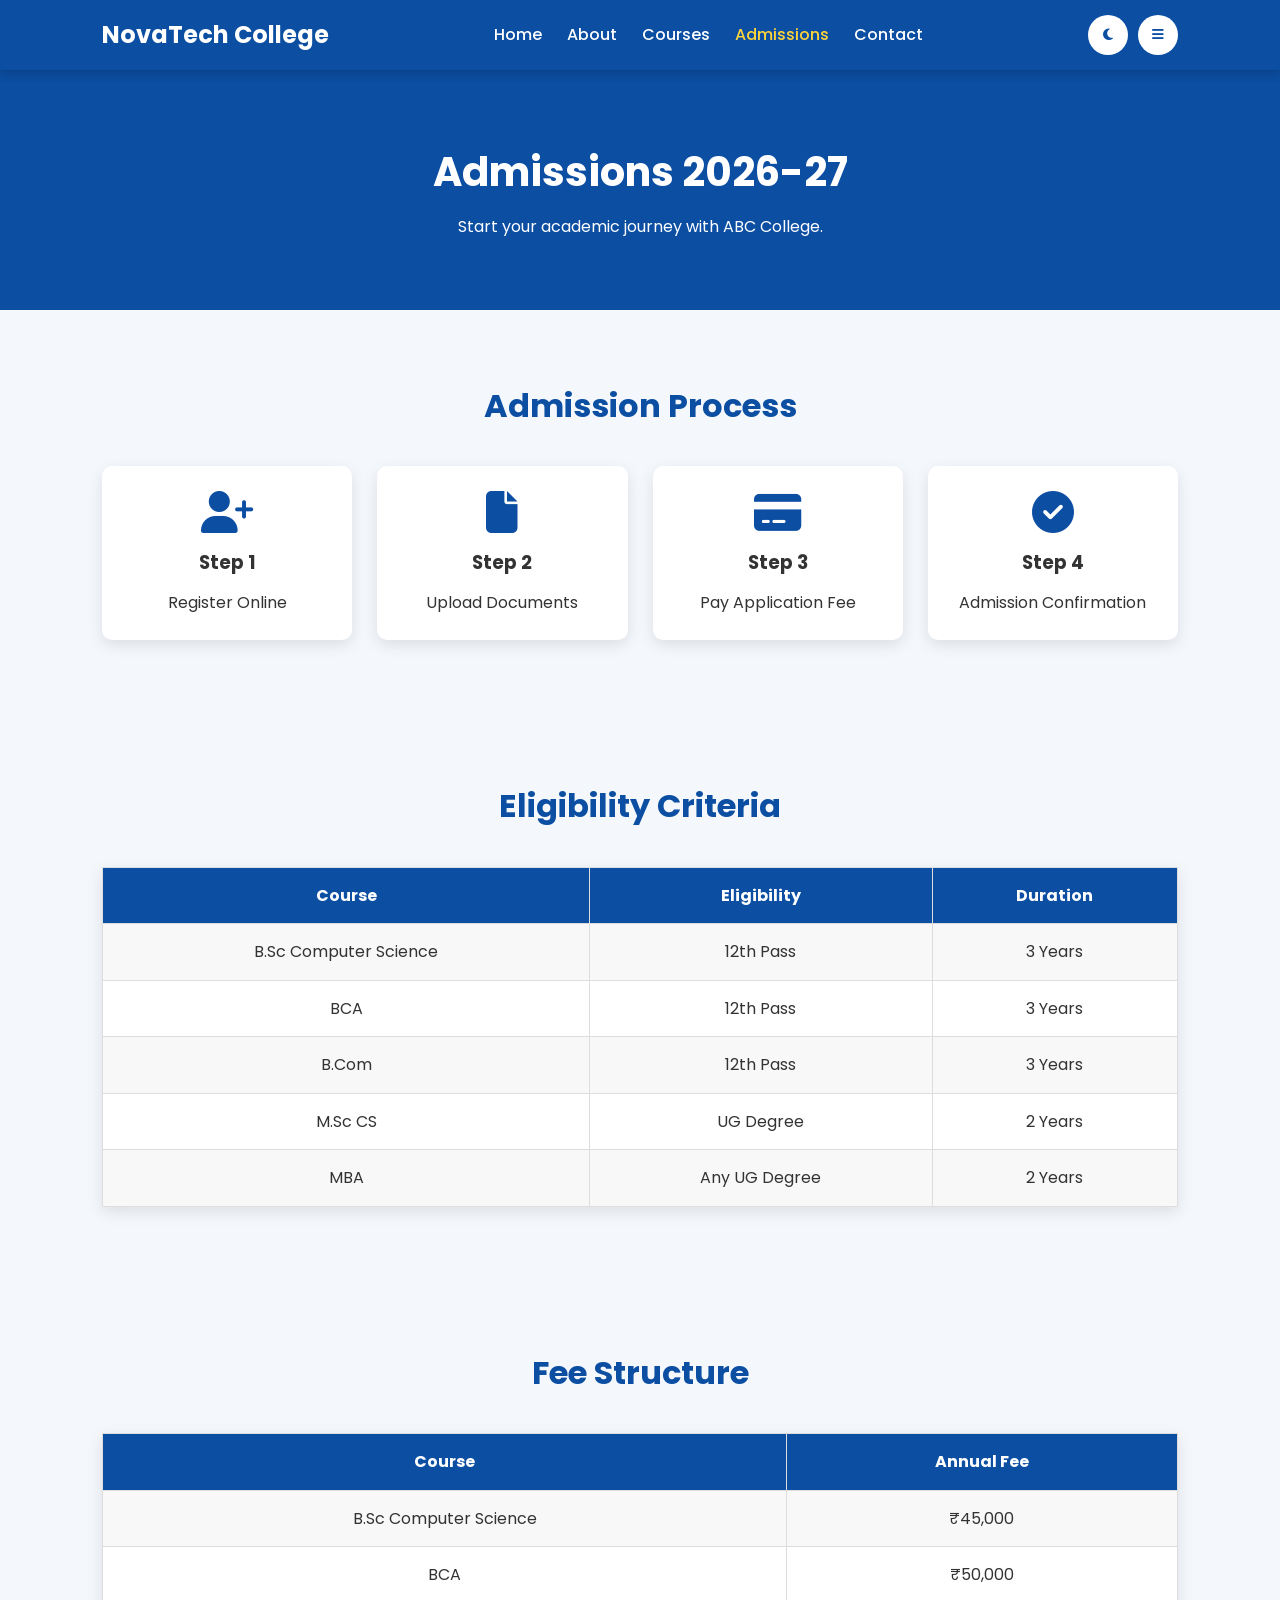
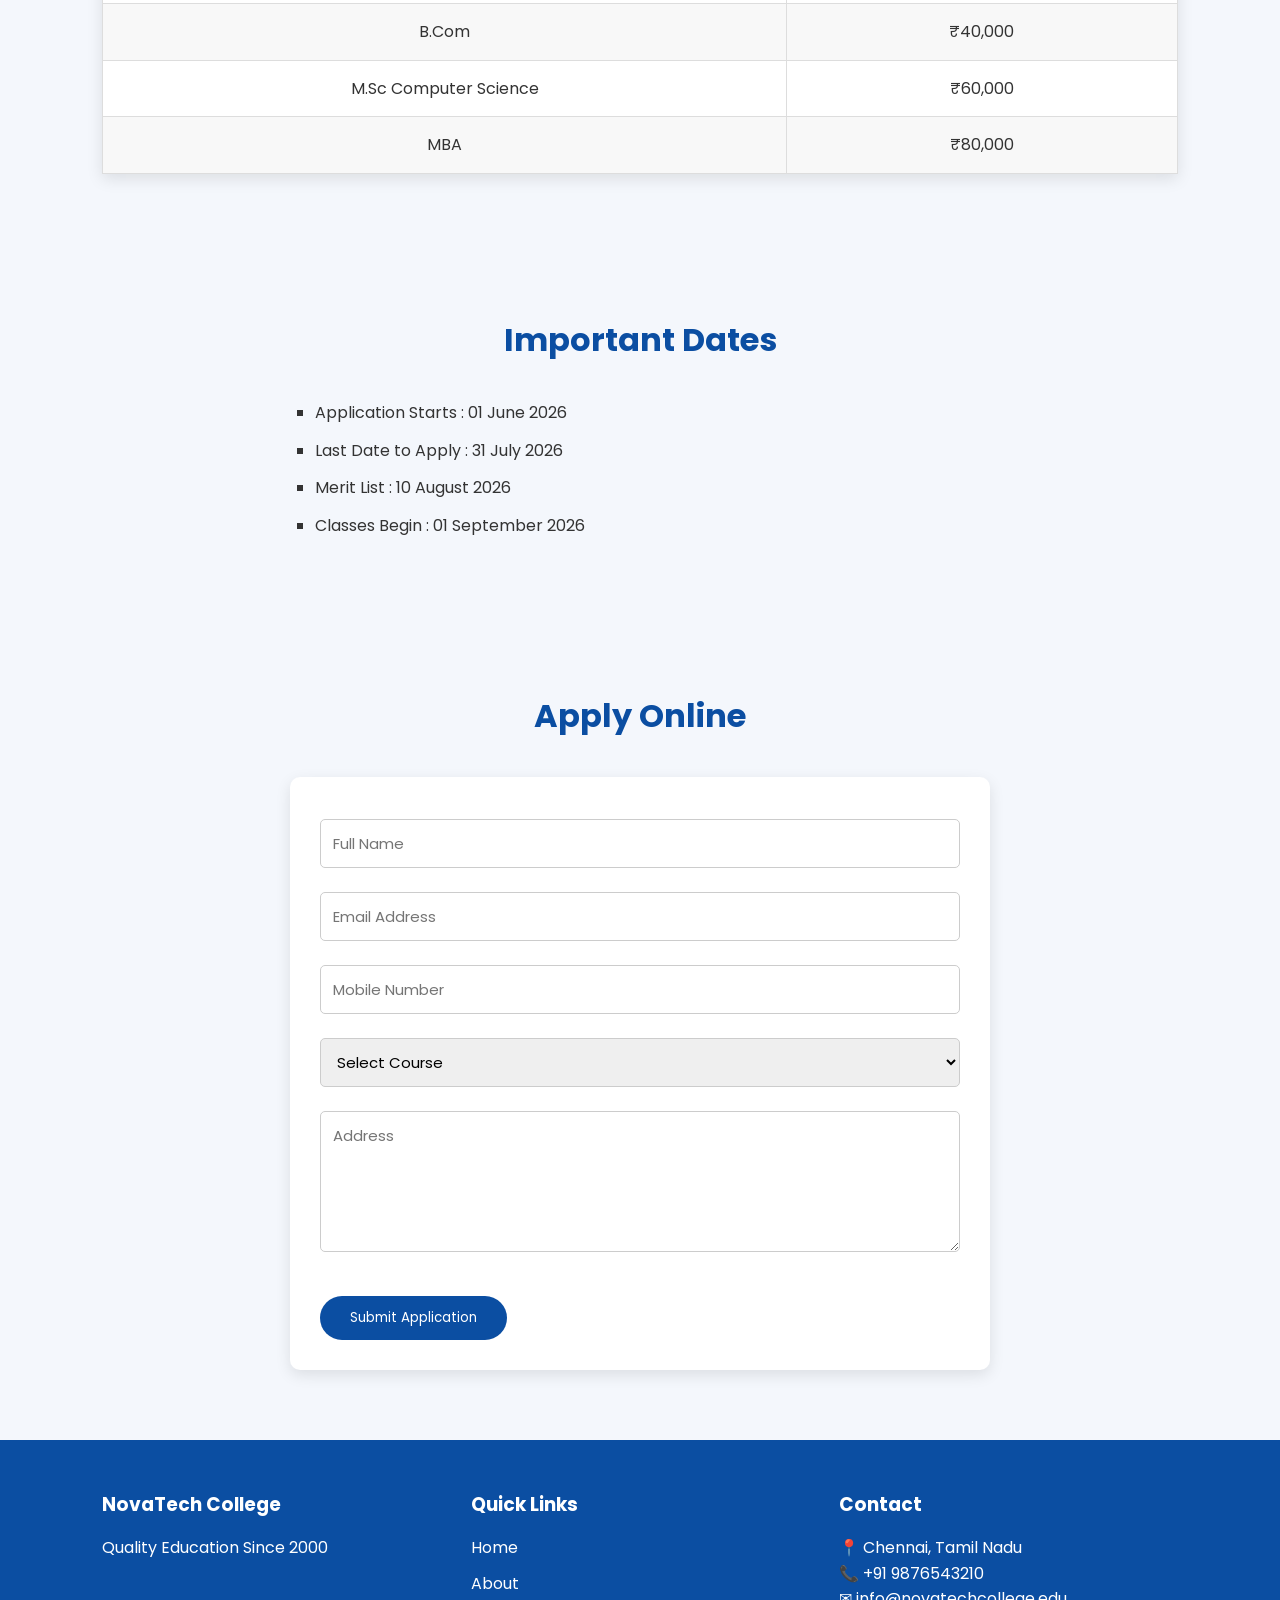
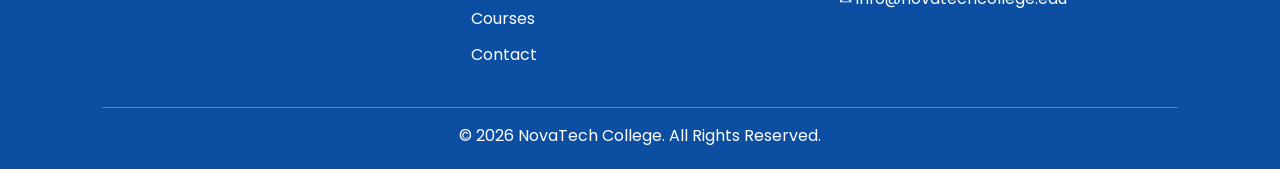
<file: admissions.html>
<!DOCTYPE html>
<html lang="en">
<head>
    <meta charset="UTF-8">
    <meta name="viewport" content="width=device-width, initial-scale=1.0">
    <title>NovaTech College | Admissions</title>

    <link rel="stylesheet" href="style.css">

    <link rel="stylesheet"
    href="https://cdnjs.cloudflare.com/ajax/libs/font-awesome/6.5.1/css/all.min.css">
</head>

<body>

<!-- Header -->

<header>

    <div class="logo">
        <h2>NovaTech College</h2>
    </div>

    <nav>
        <ul id="menu">
            <li><a href="index.html">Home</a></li>
            <li><a href="about.html">About</a></li>
            <li><a href="courses.html">Courses</a></li>
            <li><a href="admissions.html" class="active">Admissions</a></li>
            <li><a href="contact.html">Contact</a></li>
        </ul>
    </nav>

    <div class="icons">

        <button id="darkBtn">
            <i class="fa-solid fa-moon"></i>
        </button>

        <button id="menuBtn">
            <i class="fa-solid fa-bars"></i>
        </button>

    </div>

</header>

<!-- Banner -->

<section class="page-banner">

    <h1>Admissions 2026-27</h1>

    <p>Start your academic journey with ABC College.</p>

</section>

<!-- Admission Process -->

<section class="admission-process">

    <h2>Admission Process</h2>

    <div class="cards">

        <div class="card">
            <i class="fa-solid fa-user-plus"></i>
            <h3>Step 1</h3>
            <p>Register Online</p>
        </div>

        <div class="card">
            <i class="fa-solid fa-file"></i>
            <h3>Step 2</h3>
            <p>Upload Documents</p>
        </div>

        <div class="card">
            <i class="fa-solid fa-credit-card"></i>
            <h3>Step 3</h3>
            <p>Pay Application Fee</p>
        </div>

        <div class="card">
            <i class="fa-solid fa-circle-check"></i>
            <h3>Step 4</h3>
            <p>Admission Confirmation</p>
        </div>

    </div>

</section>

<!-- Eligibility -->

<section class="departments">

    <h2>Eligibility Criteria</h2>

    <table>

        <tr>
            <th>Course</th>
            <th>Eligibility</th>
            <th>Duration</th>
        </tr>

        <tr>
            <td>B.Sc Computer Science</td>
            <td>12th Pass</td>
            <td>3 Years</td>
        </tr>

        <tr>
            <td>BCA</td>
            <td>12th Pass</td>
            <td>3 Years</td>
        </tr>

        <tr>
            <td>B.Com</td>
            <td>12th Pass</td>
            <td>3 Years</td>
        </tr>

        <tr>
            <td>M.Sc CS</td>
            <td>UG Degree</td>
            <td>2 Years</td>
        </tr>

        <tr>
            <td>MBA</td>
            <td>Any UG Degree</td>
            <td>2 Years</td>
        </tr>

    </table>

</section>

<!-- Fee Structure -->

<section class="departments">

    <h2>Fee Structure</h2>

    <table>

        <tr>
            <th>Course</th>
            <th>Annual Fee</th>
        </tr>

        <tr>
            <td>B.Sc Computer Science</td>
            <td>₹45,000</td>
        </tr>

        <tr>
            <td>BCA</td>
            <td>₹50,000</td>
        </tr>

        <tr>
            <td>B.Com</td>
            <td>₹40,000</td>
        </tr>

        <tr>
            <td>M.Sc Computer Science</td>
            <td>₹60,000</td>
        </tr>

        <tr>
            <td>MBA</td>
            <td>₹80,000</td>
        </tr>

    </table>

</section>

<!-- Important Dates -->

<section class="news">

    <h2>Important Dates</h2>

    <ul>

        <li>Application Starts : 01 June 2026</li>

        <li>Last Date to Apply : 31 July 2026</li>

        <li>Merit List : 10 August 2026</li>

        <li>Classes Begin : 01 September 2026</li>

    </ul>

</section>

<!-- Admission Form -->

<section class="contact-form">

    <h2>Apply Online</h2>

    <form id="admissionForm">

        <input type="text" placeholder="Full Name" required>

        <input type="email" placeholder="Email Address" required>

        <input type="tel" placeholder="Mobile Number" required>

        <select required>

            <option value="">Select Course</option>

            <option>B.Sc Computer Science</option>

            <option>BCA</option>

            <option>B.Com</option>

            <option>M.Sc Computer Science</option>

            <option>MBA</option>

        </select>

        <textarea rows="5" placeholder="Address"></textarea>

        <button type="submit" class="btn">

            Submit Application

        </button>

    </form>

</section>

<!-- Footer -->

<footer>

<div class="footer-content">

<div>

<h3>NovaTech College</h3>

<p>Quality Education Since 2000</p>

</div>

<div>

<h3>Quick Links</h3>

<ul>

<li><a href="index.html">Home</a></li>

<li><a href="about.html">About</a></li>

<li><a href="courses.html">Courses</a></li>

<li><a href="contact.html">Contact</a></li>

</ul>

</div>

<div>

<h3>Contact</h3>

<p>📍 Chennai, Tamil Nadu</p>

<p>📞 +91 9876543210</p>

<p>✉ info@novatechcollege.edu</p>

</div>

</div>

<p class="copy">

© 2026 NovaTech College. All Rights Reserved.

</p>

</footer>

<button id="topBtn">

<i class="fa-solid fa-arrow-up"></i>

</button>

<script src="script.js"></script>

</body>
</html>
</file>
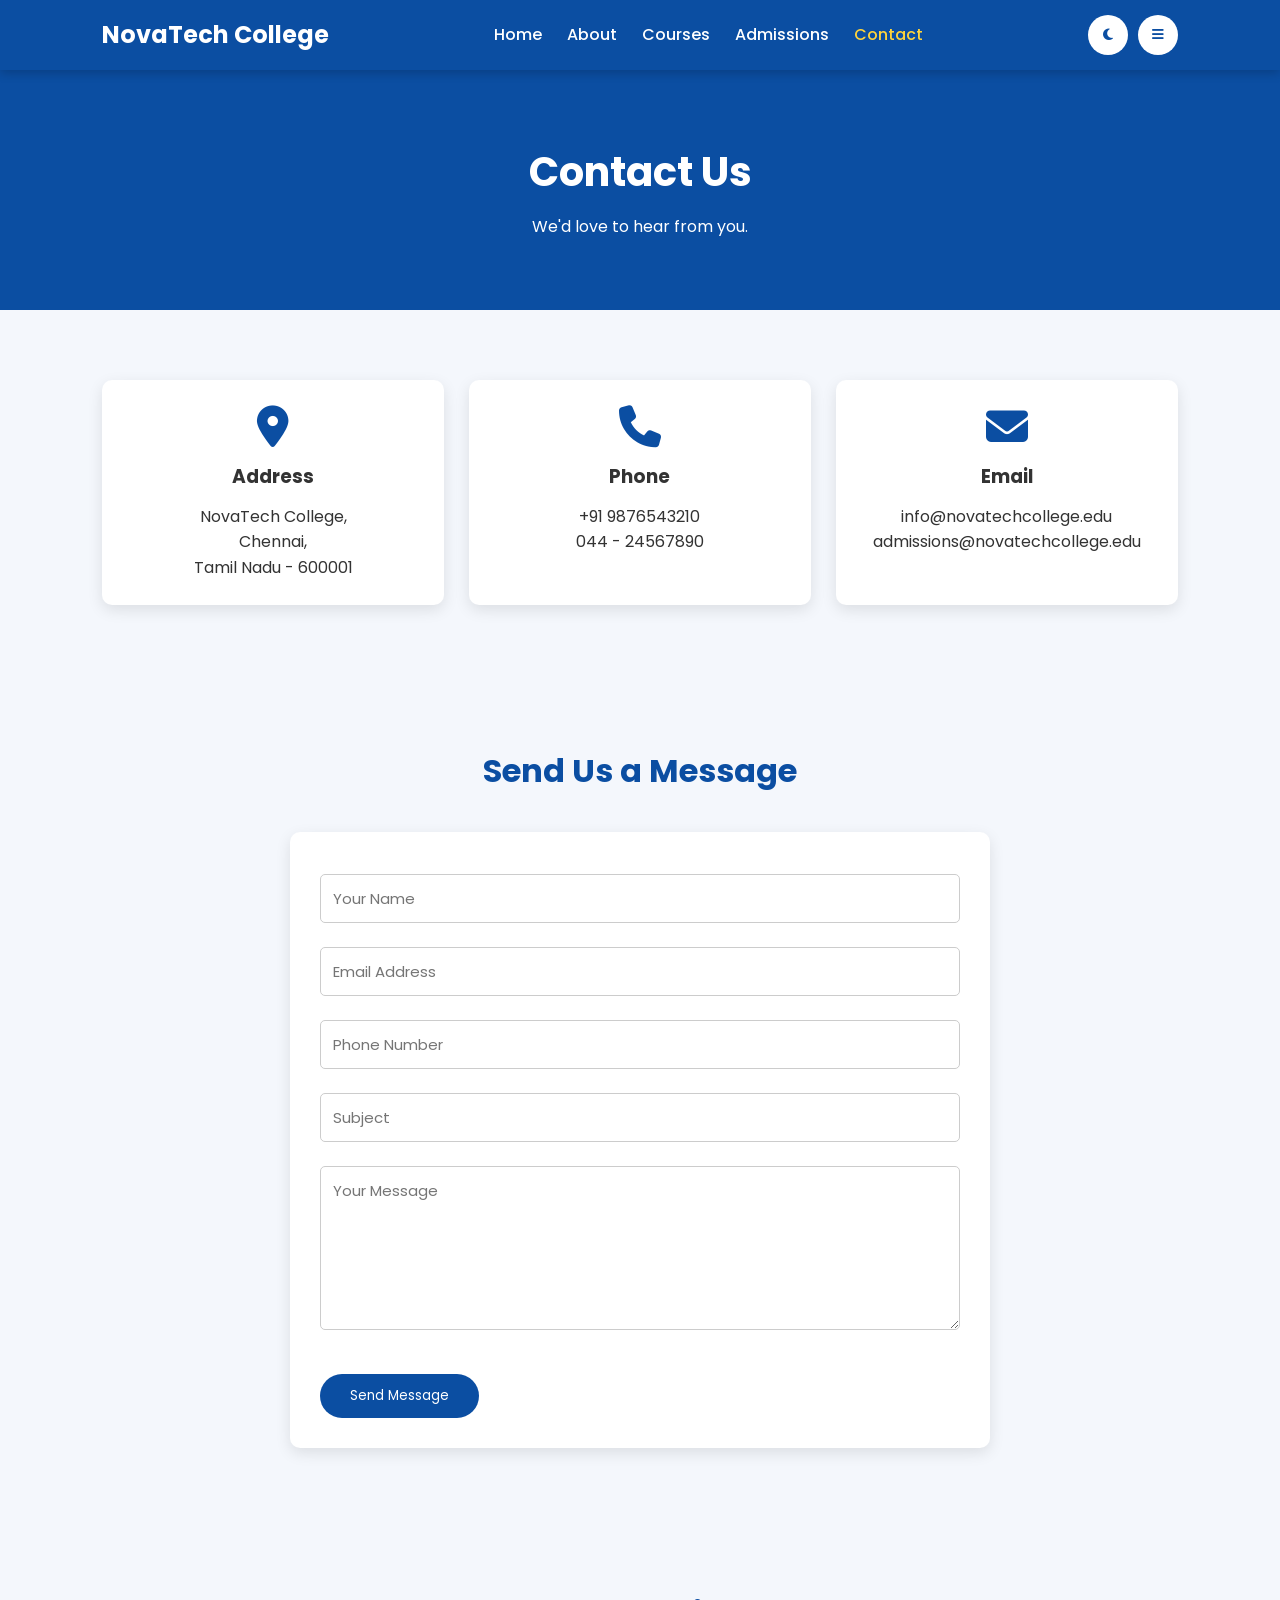
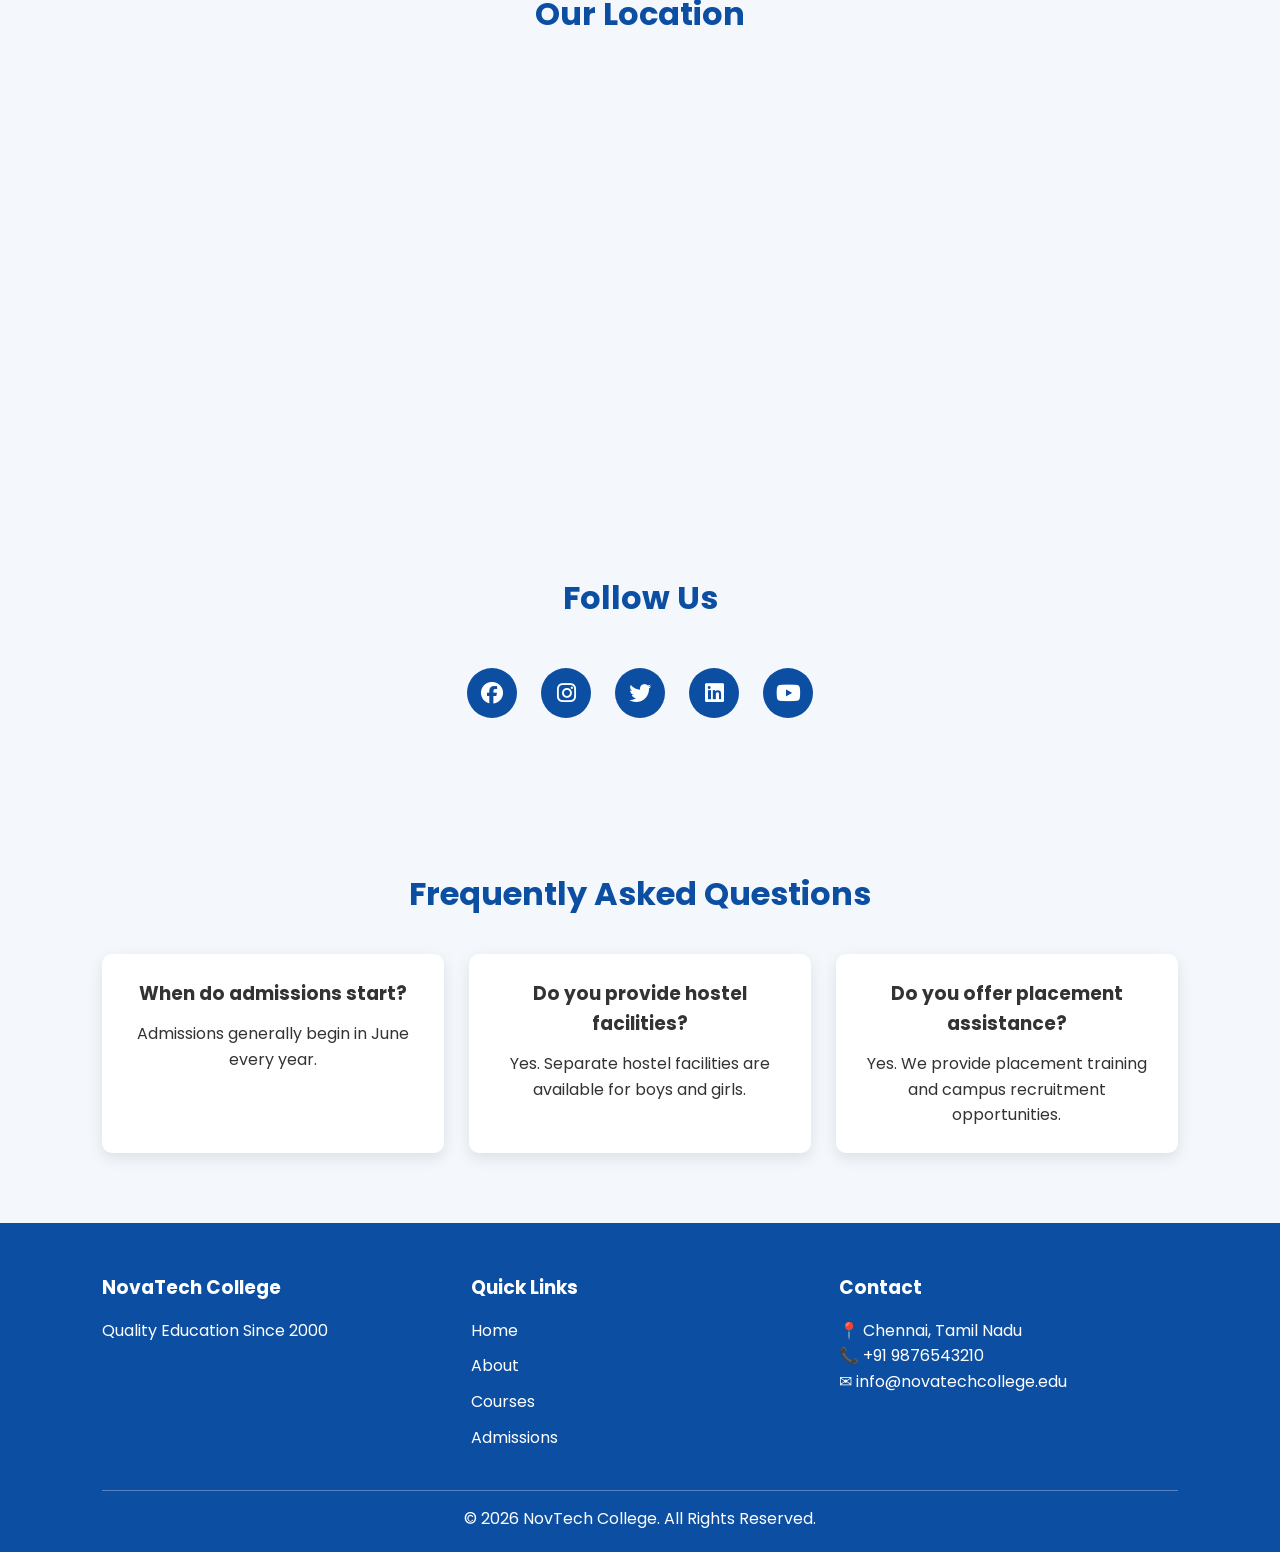
<file: contact.html>
<!DOCTYPE html>
<html lang="en">
<head>
    <meta charset="UTF-8">
    <meta name="viewport" content="width=device-width, initial-scale=1.0">
    <title>NovaTech College | Contact</title>

    <link rel="stylesheet" href="style.css">

    <!-- Font Awesome -->
    <link rel="stylesheet"
    href="https://cdnjs.cloudflare.com/ajax/libs/font-awesome/6.5.1/css/all.min.css">
</head>
<body>

<!-- ================= HEADER ================= -->

<header>

    <div class="logo">
        <h2>NovaTech College</h2>
    </div>

    <nav>
        <ul id="menu">

            <li><a href="index.html">Home</a></li>

            <li><a href="about.html">About</a></li>

            <li><a href="courses.html">Courses</a></li>

            <li><a href="admissions.html">Admissions</a></li>

            <li><a href="contact.html" class="active">Contact</a></li>

        </ul>
    </nav>

    <div class="icons">

        <button id="darkBtn">
            <i class="fa-solid fa-moon"></i>
        </button>

        <button id="menuBtn">
            <i class="fa-solid fa-bars"></i>
        </button>

    </div>

</header>

<!-- ================= PAGE BANNER ================= -->

<section class="page-banner">

    <h1>Contact Us</h1>

    <p>We'd love to hear from you.</p>

</section>

<!-- ================= CONTACT DETAILS ================= -->

<section class="contact-details">

    <div class="cards">

        <div class="card">

            <i class="fa-solid fa-location-dot"></i>

            <h3>Address</h3>

            <p>
                NovaTech College,<br>
                Chennai,<br>
                Tamil Nadu - 600001
            </p>

        </div>

        <div class="card">

            <i class="fa-solid fa-phone"></i>

            <h3>Phone</h3>

            <p>+91 9876543210</p>

            <p>044 - 24567890</p>

        </div>

        <div class="card">

            <i class="fa-solid fa-envelope"></i>

            <h3>Email</h3>

            <p>info@novatechcollege.edu</p>

            <p>admissions@novatechcollege.edu</p>

        </div>

    </div>

</section>

<!-- ================= CONTACT FORM ================= -->

<section class="contact-form">

    <h2>Send Us a Message</h2>

    <form id="contactForm">

        <input
        type="text"
        placeholder="Your Name"
        required>

        <input
        type="email"
        placeholder="Email Address"
        required>

        <input
        type="tel"
        placeholder="Phone Number"
        required>

        <input
        type="text"
        placeholder="Subject"
        required>

        <textarea
        rows="6"
        placeholder="Your Message"
        required></textarea>

        <button
        type="submit"
        class="btn">

        Send Message

        </button>

    </form>

</section>

<!-- ================= MAP ================= -->

<section class="map">

    <h2>Our Location</h2>

    <iframe
    src="https://www.google.com/maps?q=Chennai&output=embed"
    width="100%"
    height="350"
    style="border:0;"
    allowfullscreen=""
    loading="lazy">

    </iframe>

</section>

<!-- ================= SOCIAL ================= -->

<section class="social">

<h2>Follow Us</h2>

<div class="social-icons">

<a href="#"><i class="fab fa-facebook"></i></a>

<a href="#"><i class="fab fa-instagram"></i></a>

<a href="#"><i class="fab fa-twitter"></i></a>

<a href="#"><i class="fab fa-linkedin"></i></a>

<a href="#"><i class="fab fa-youtube"></i></a>

</div>

</section>

<!-- ================= FAQ ================= -->

<section class="faq">

<h2>Frequently Asked Questions</h2>

<div class="cards">

<div class="card">

<h3>When do admissions start?</h3>

<p>

Admissions generally begin in June every year.

</p>

</div>

<div class="card">

<h3>Do you provide hostel facilities?</h3>

<p>

Yes. Separate hostel facilities are available for boys and girls.

</p>

</div>

<div class="card">

<h3>Do you offer placement assistance?</h3>

<p>

Yes. We provide placement training and campus recruitment opportunities.

</p>

</div>

</div>

</section>

<!-- ================= FOOTER ================= -->

<footer>

<div class="footer-content">

<div>

<h3>NovaTech College</h3>

<p>

Quality Education Since 2000

</p>

</div>

<div>

<h3>Quick Links</h3>

<ul>

<li><a href="index.html">Home</a></li>

<li><a href="about.html">About</a></li>

<li><a href="courses.html">Courses</a></li>

<li><a href="admissions.html">Admissions</a></li>

</ul>

</div>

<div>

<h3>Contact</h3>

<p>📍 Chennai, Tamil Nadu</p>

<p>📞 +91 9876543210</p>

<p>✉ info@novatechcollege.edu</p>

</div>

</div>

<p class="copy">

© 2026 NovTech College. All Rights Reserved.

</p>

</footer>

<!-- Scroll Button -->

<button id="topBtn">

<i class="fa-solid fa-arrow-up"></i>

</button>

<script src="script.js"></script>

</body>
</html>
</file>
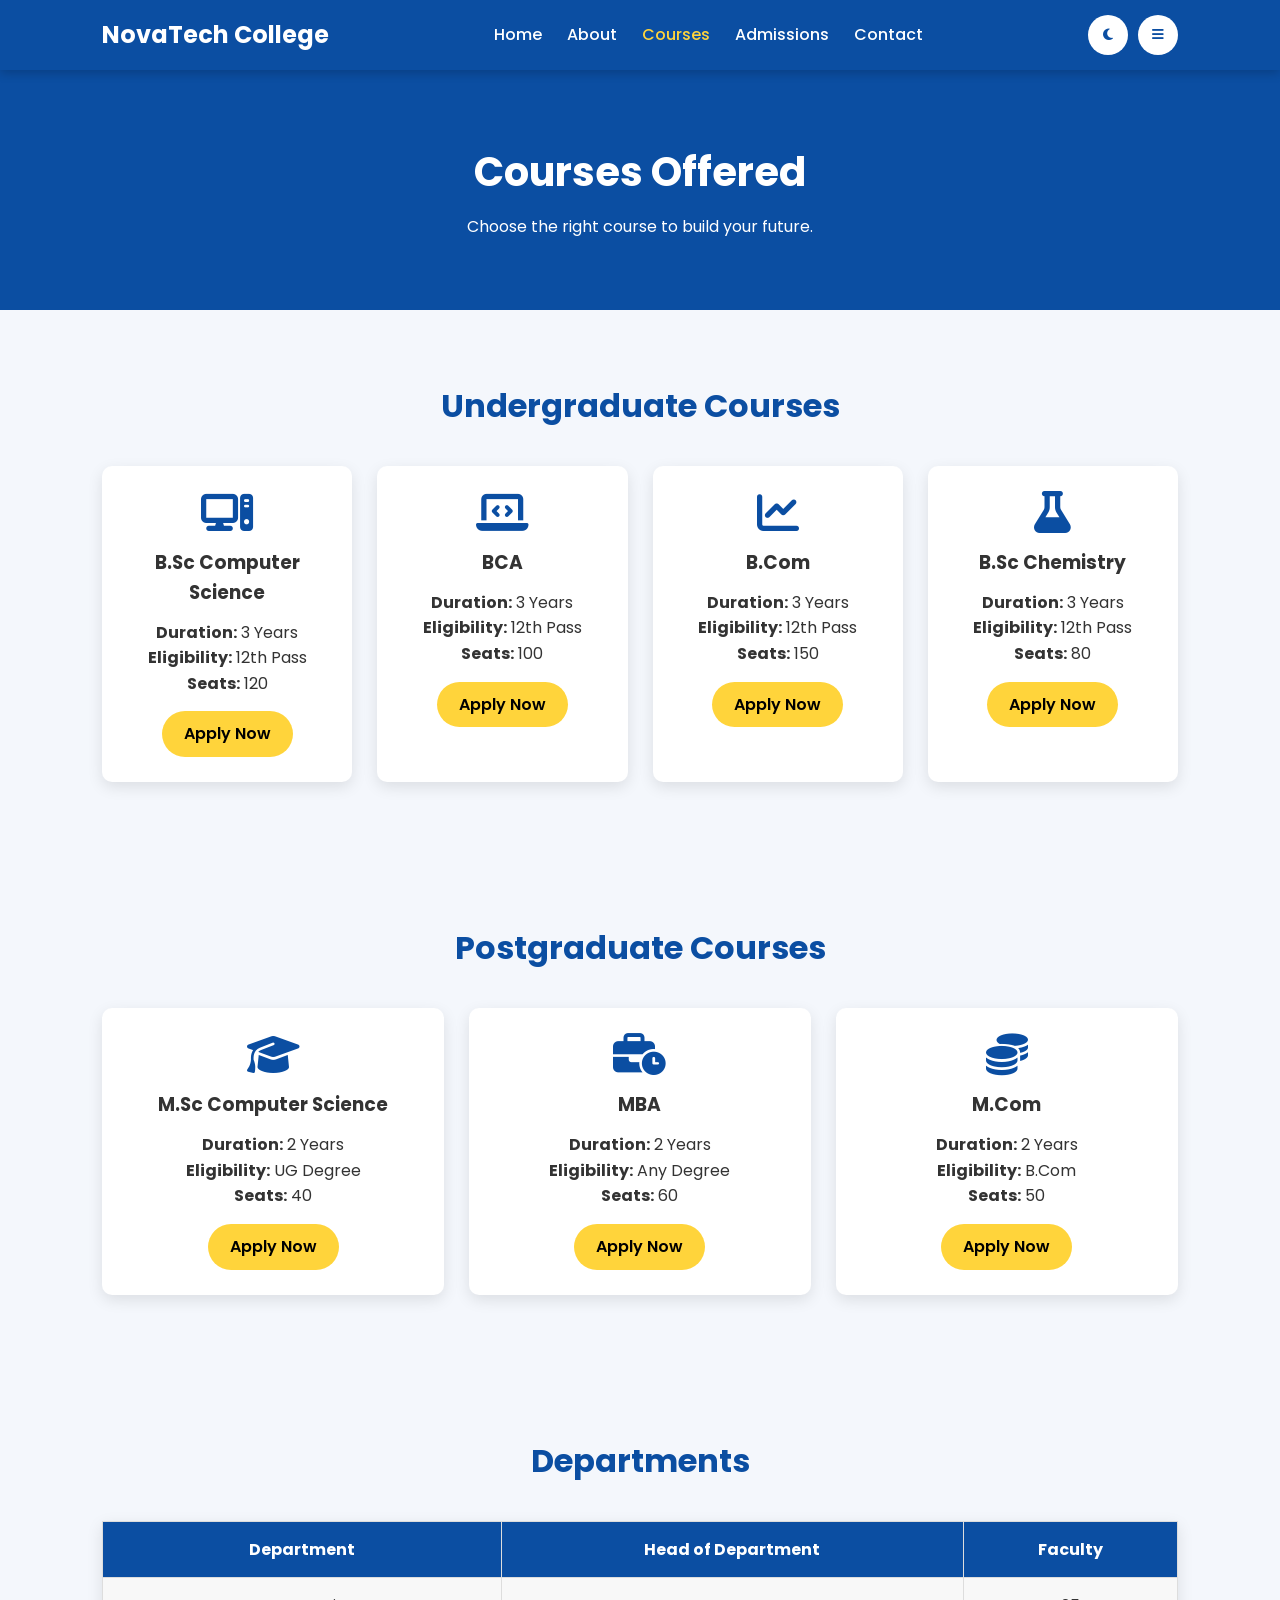
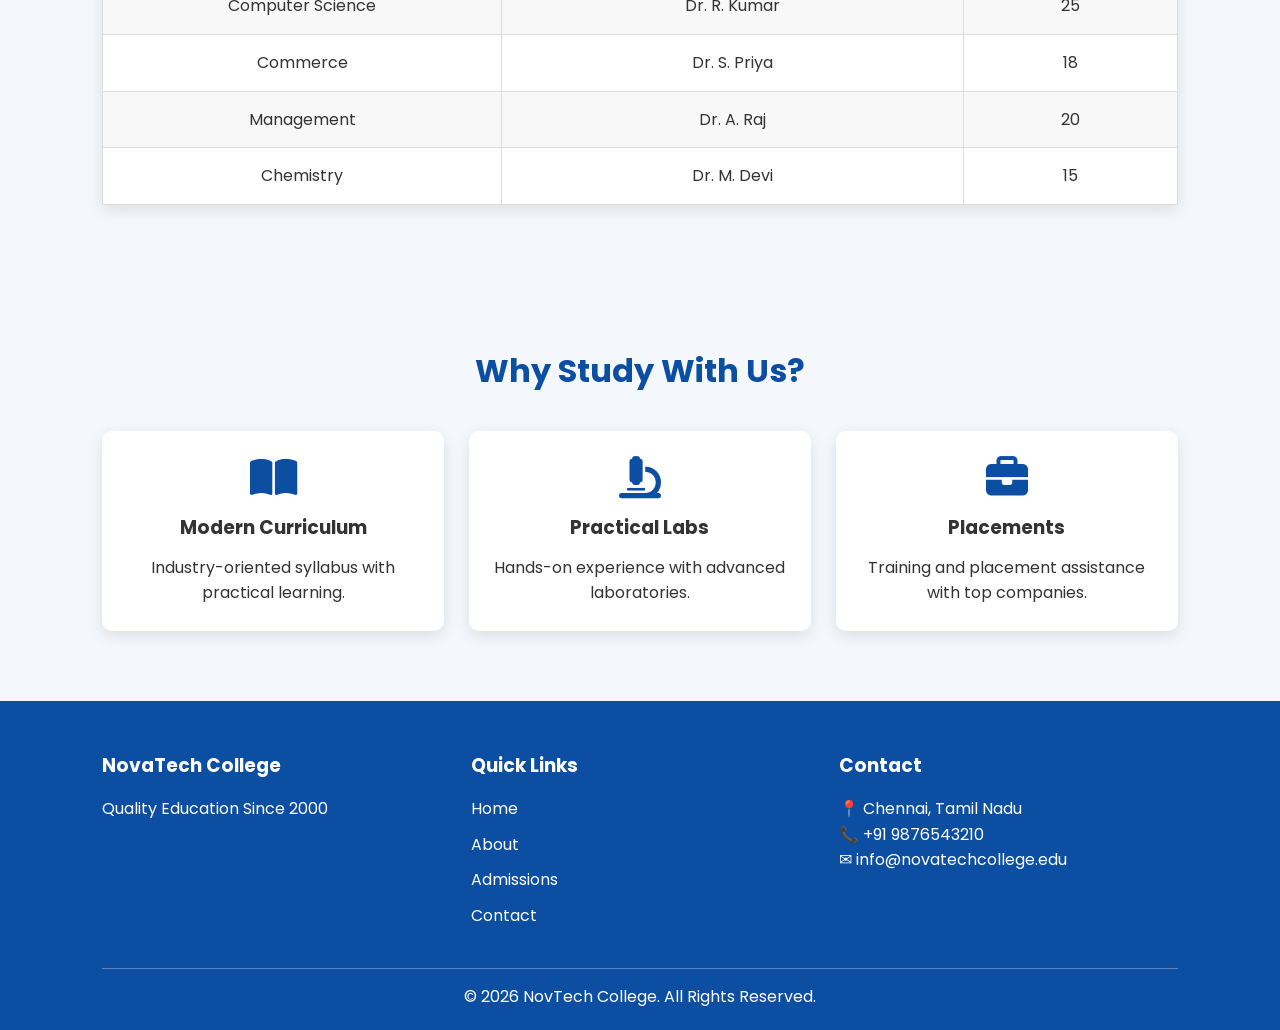
<file: courses.html>
<!DOCTYPE html>
<html lang="en">
<head>
    <meta charset="UTF-8">
    <meta name="viewport" content="width=device-width, initial-scale=1.0">
    <title>NovaTech College | Courses</title>

    <link rel="stylesheet" href="style.css">

    <link rel="stylesheet"
    href="https://cdnjs.cloudflare.com/ajax/libs/font-awesome/6.5.1/css/all.min.css">
</head>
<body>

<!-- ================= HEADER ================= -->

<header>

    <div class="logo">
        <h2>NovaTech College</h2>
    </div>

    <nav>
        <ul id="menu">
            <li><a href="index.html">Home</a></li>
            <li><a href="about.html">About</a></li>
            <li><a href="courses.html" class="active">Courses</a></li>
            <li><a href="admissions.html">Admissions</a></li>
            <li><a href="contact.html">Contact</a></li>
        </ul>
    </nav>

    <div class="icons">
        <button id="darkBtn">
            <i class="fa-solid fa-moon"></i>
        </button>

        <button id="menuBtn">
            <i class="fa-solid fa-bars"></i>
        </button>
    </div>

</header>

<!-- ================= PAGE BANNER ================= -->

<section class="page-banner">
    <h1>Courses Offered</h1>
    <p>Choose the right course to build your future.</p>
</section>

<!-- ================= UG COURSES ================= -->

<section class="courses-section">

    <h2>Undergraduate Courses</h2>

    <div class="cards">

        <div class="card">
            <i class="fa-solid fa-computer"></i>
            <h3>B.Sc Computer Science</h3>
            <p><strong>Duration:</strong> 3 Years</p>
            <p><strong>Eligibility:</strong> 12th Pass</p>
            <p><strong>Seats:</strong> 120</p>
            <a href="admissions.html" class="btn2">Apply Now</a>
        </div>

        <div class="card">
            <i class="fa-solid fa-laptop-code"></i>
            <h3>BCA</h3>
            <p><strong>Duration:</strong> 3 Years</p>
            <p><strong>Eligibility:</strong> 12th Pass</p>
            <p><strong>Seats:</strong> 100</p>
            <a href="admissions.html" class="btn2">Apply Now</a>
        </div>

        <div class="card">
            <i class="fa-solid fa-chart-line"></i>
            <h3>B.Com</h3>
            <p><strong>Duration:</strong> 3 Years</p>
            <p><strong>Eligibility:</strong> 12th Pass</p>
            <p><strong>Seats:</strong> 150</p>
            <a href="admissions.html" class="btn2">Apply Now</a>
        </div>

        <div class="card">
            <i class="fa-solid fa-flask"></i>
            <h3>B.Sc Chemistry</h3>
            <p><strong>Duration:</strong> 3 Years</p>
            <p><strong>Eligibility:</strong> 12th Pass</p>
            <p><strong>Seats:</strong> 80</p>
            <a href="admissions.html" class="btn2">Apply Now</a>
        </div>

    </div>

</section>

<!-- ================= PG COURSES ================= -->

<section class="courses-section">

    <h2>Postgraduate Courses</h2>

    <div class="cards">

        <div class="card">
            <i class="fa-solid fa-graduation-cap"></i>
            <h3>M.Sc Computer Science</h3>
            <p><strong>Duration:</strong> 2 Years</p>
            <p><strong>Eligibility:</strong> UG Degree</p>
            <p><strong>Seats:</strong> 40</p>
            <a href="admissions.html" class="btn2">Apply Now</a>
        </div>

        <div class="card">
            <i class="fa-solid fa-business-time"></i>
            <h3>MBA</h3>
            <p><strong>Duration:</strong> 2 Years</p>
            <p><strong>Eligibility:</strong> Any Degree</p>
            <p><strong>Seats:</strong> 60</p>
            <a href="admissions.html" class="btn2">Apply Now</a>
        </div>

        <div class="card">
            <i class="fa-solid fa-coins"></i>
            <h3>M.Com</h3>
            <p><strong>Duration:</strong> 2 Years</p>
            <p><strong>Eligibility:</strong> B.Com</p>
            <p><strong>Seats:</strong> 50</p>
            <a href="admissions.html" class="btn2">Apply Now</a>
        </div>

    </div>

</section>

<!-- ================= DEPARTMENTS ================= -->

<section class="departments">

    <h2>Departments</h2>

    <table>

        <tr>
            <th>Department</th>
            <th>Head of Department</th>
            <th>Faculty</th>
        </tr>

        <tr>
            <td>Computer Science</td>
            <td>Dr. R. Kumar</td>
            <td>25</td>
        </tr>

        <tr>
            <td>Commerce</td>
            <td>Dr. S. Priya</td>
            <td>18</td>
        </tr>

        <tr>
            <td>Management</td>
            <td>Dr. A. Raj</td>
            <td>20</td>
        </tr>

        <tr>
            <td>Chemistry</td>
            <td>Dr. M. Devi</td>
            <td>15</td>
        </tr>

    </table>

</section>

<!-- ================= WHY STUDY HERE ================= -->

<section class="why-us">

    <h2>Why Study With Us?</h2>

    <div class="cards">

        <div class="card">
            <i class="fa-solid fa-book-open"></i>
            <h3>Modern Curriculum</h3>
            <p>Industry-oriented syllabus with practical learning.</p>
        </div>

        <div class="card">
            <i class="fa-solid fa-microscope"></i>
            <h3>Practical Labs</h3>
            <p>Hands-on experience with advanced laboratories.</p>
        </div>

        <div class="card">
            <i class="fa-solid fa-briefcase"></i>
            <h3>Placements</h3>
            <p>Training and placement assistance with top companies.</p>
        </div>

    </div>

</section>

<!-- ================= FOOTER ================= -->

<footer>

    <div class="footer-content">

        <div>
            <h3>NovaTech College</h3>
            <p>Quality Education Since 2000</p>
        </div>

        <div>
            <h3>Quick Links</h3>
            <ul>
                <li><a href="index.html">Home</a></li>
                <li><a href="about.html">About</a></li>
                <li><a href="admissions.html">Admissions</a></li>
                <li><a href="contact.html">Contact</a></li>
            </ul>
        </div>

        <div>
            <h3>Contact</h3>
            <p>📍 Chennai, Tamil Nadu</p>
            <p>📞 +91 9876543210</p>
            <p>✉ info@novatechcollege.edu</p>
        </div>

    </div>

    <p class="copy">
        © 2026 NovTech College. All Rights Reserved.
    </p>

</footer>

<!-- Scroll To Top -->

<button id="topBtn">
    <i class="fa-solid fa-arrow-up"></i>
</button>

<script src="script.js"></script>

</body>
</html>
</file>
<file: style.css>
@import url('https://fonts.googleapis.com/css2?family=Poppins:wght@300;400;500;600;700&display=swap');

*{
    margin:0;
    padding:0;
    box-sizing:border-box;
    font-family:'Poppins',sans-serif;
}

html{
    scroll-behavior:smooth;
}

body{
    background:#f4f7fc;
    color:#333;
    line-height:1.6;
}

/* ===========================
   DARK MODE
=========================== */

body.dark{
    background:#121212;
    color:#f5f5f5;
}

body.dark header,
body.dark footer{
    background:#0d1b2a;
}

body.dark .card,
body.dark table,
body.dark form,
body.dark .review{
    background:#1d1d1d;
    color:#fff;
}

/* ===========================
   HEADER
=========================== */

header{
    display:flex;
    justify-content:space-between;
    align-items:center;
    padding:15px 8%;
    background:#0b4ea2;
    color:#fff;
    position:sticky;
    top:0;
    z-index:1000;
    box-shadow:0 3px 10px rgba(0,0,0,.2);
}

.logo h2{
    color:#fff;
}

nav ul{
    display:flex;
    list-style:none;
    gap:25px;
}

nav ul li a{
    color:#fff;
    text-decoration:none;
    font-weight:500;
    transition:.3s;
}

nav ul li a:hover,
nav ul li a.active{
    color:#ffd43b;
}

.icons{
    display:flex;
    gap:10px;
}

.icons button{
    border:none;
    background:#fff;
    color:#0b4ea2;
    width:40px;
    height:40px;
    border-radius:50%;
    cursor:pointer;
    transition:.3s;
}

.icons button:hover{
    background:#ffd43b;
}

/* ===========================
   HERO
=========================== */

.hero{
    height:90vh;
    background:linear-gradient(rgba(0,0,0,.55),
    rgba(0,0,0,.55)),
    url("../images/banner.jpg") center/cover;
    display:flex;
    justify-content:center;
    align-items:center;
    text-align:center;
    color:#fff;
}

.hero h1{
    font-size:52px;
    margin-bottom:15px;
}

.hero p{
    font-size:18px;
    max-width:700px;
    margin:auto;
}

.btn{
    display:inline-block;
    margin-top:25px;
    padding:12px 30px;
    background:#0b4ea2;
    color:#fff;
    text-decoration:none;
    border-radius:30px;
    transition:.3s;
}

.btn:hover{
    background:#083a79;
    transform:translateY(-3px);
}

.btn2{
    display:inline-block;
    margin-top:15px;
    padding:10px 22px;
    background:#ffd43b;
    color:#000;
    text-decoration:none;
    border-radius:25px;
    font-weight:600;
    transition:.3s;
}

.btn2:hover{
    background:#ffc107;
}

/* ===========================
   PAGE BANNER
=========================== */

.page-banner{
    background:#0b4ea2;
    color:#fff;
    text-align:center;
    padding:70px 20px;
}

.page-banner h1{
    font-size:40px;
    margin-bottom:10px;
}

/* ===========================
   COMMON SECTION
=========================== */

section{
    padding:70px 8%;
}

section h2{
    text-align:center;
    margin-bottom:35px;
    color:#0b4ea2;
    font-size:32px;
}

/* ===========================
   CARDS
=========================== */

.cards{
    display:grid;
    grid-template-columns:repeat(auto-fit,minmax(250px,1fr));
    gap:25px;
}

.card{
    background:#fff;
    padding:25px;
    text-align:center;
    border-radius:10px;
    box-shadow:0 5px 15px rgba(0,0,0,.1);
    transition:.3s;
}

.card:hover{
    transform:translateY(-8px);
}

.card i{
    font-size:42px;
    color:#0b4ea2;
    margin-bottom:15px;
}

.card h3{
    margin-bottom:12px;
}

/* ===========================
   STATS
=========================== */

.stats{
    display:grid;
    grid-template-columns:repeat(auto-fit,minmax(180px,1fr));
    gap:20px;
    text-align:center;
}

.stat{
    background:#0b4ea2;
    color:#fff;
    padding:30px;
    border-radius:10px;
}

.stat h2{
    color:#fff;
    font-size:36px;
}

/* ===========================
   ABOUT SECTION
=========================== */

.about-home,
.about-section{
    max-width:1100px;
    margin:auto;
    text-align:center;
}

.about-home p,
.about-section p{
    margin-top:15px;
    color:#555;
    line-height:1.8;
}

.vision-mission{
    display:grid;
    grid-template-columns:repeat(auto-fit,minmax(280px,1fr));
    gap:25px;
}

.principal-card{
    display:flex;
    flex-wrap:wrap;
    gap:30px;
    align-items:center;
    background:#fff;
    padding:25px;
    border-radius:10px;
    box-shadow:0 5px 15px rgba(0,0,0,.1);
}

.principal-card img{
    width:280px;
    border-radius:10px;
}

/* ===========================
   TABLES
=========================== */

table{
    width:100%;
    border-collapse:collapse;
    margin-top:20px;
    background:#fff;
    box-shadow:0 5px 15px rgba(0,0,0,.1);
}

table th{
    background:#0b4ea2;
    color:#fff;
}

table th,
table td{
    padding:15px;
    border:1px solid #ddd;
    text-align:center;
}

table tr:nth-child(even){
    background:#f8f8f8;
}

/* ===========================
   FORMS
=========================== */

.contact-form form{
    max-width:700px;
    margin:auto;
    background:#fff;
    padding:30px;
    border-radius:10px;
    box-shadow:0 5px 15px rgba(0,0,0,.1);
}

form input,
form textarea,
form select{
    width:100%;
    padding:12px;
    margin:12px 0;
    border:1px solid #ccc;
    border-radius:5px;
    outline:none;
    font-size:15px;
}

form input:focus,
form textarea:focus,
form select:focus{
    border-color:#0b4ea2;
}

form button{
    border:none;
    cursor:pointer;
}

/* ===========================
   GALLERY
=========================== */

.gallery-grid{
    display:grid;
    grid-template-columns:repeat(auto-fit,minmax(250px,1fr));
    gap:20px;
}

.gallery-grid img{
    width:100%;
    height:220px;
    object-fit:cover;
    border-radius:10px;
    transition:.3s;
}

.gallery-grid img:hover{
    transform:scale(1.05);
}

/* ===========================
   TESTIMONIALS
=========================== */

.review{
    background:#fff;
    padding:25px;
    margin:20px auto;
    max-width:700px;
    border-left:5px solid #0b4ea2;
    box-shadow:0 5px 15px rgba(0,0,0,.08);
}

.review h4{
    margin-top:15px;
    color:#0b4ea2;
}

/* ===========================
   NEWS
=========================== */

.news ul{
    max-width:700px;
    margin:auto;
    list-style:square;
    padding-left:25px;
}

.news li{
    margin:12px 0;
}

/* ===========================
   SOCIAL
=========================== */

.social{
    text-align:center;
}

.social-icons{
    margin-top:20px;
}

.social-icons a{
    display:inline-flex;
    justify-content:center;
    align-items:center;
    width:50px;
    height:50px;
    margin:10px;
    border-radius:50%;
    background:#0b4ea2;
    color:#fff;
    text-decoration:none;
    font-size:22px;
    transition:.3s;
}

.social-icons a:hover{
    background:#ffd43b;
    color:#000;
    transform:translateY(-5px);
}

/* ===========================
   FOOTER
=========================== */

footer{
    background:#0b4ea2;
    color:#fff;
    padding:50px 8% 20px;
}

.footer-content{
    display:grid;
    grid-template-columns:repeat(auto-fit,minmax(250px,1fr));
    gap:30px;
}

.footer-content h3{
    margin-bottom:15px;
}

.footer-content ul{
    list-style:none;
}

.footer-content ul li{
    margin:10px 0;
}

.footer-content ul li a{
    color:#fff;
    text-decoration:none;
}

.footer-content ul li a:hover{
    color:#ffd43b;
}

.copy{
    text-align:center;
    margin-top:30px;
    border-top:1px solid rgba(255,255,255,.3);
    padding-top:15px;
}

/* ===========================
   SCROLL TOP BUTTON
=========================== */

#topBtn{
    position:fixed;
    right:20px;
    bottom:20px;
    width:45px;
    height:45px;
    border:none;
    border-radius:50%;
    background:#0b4ea2;
    color:#fff;
    cursor:pointer;
    display:none;
    font-size:18px;
    transition:.3s;
}

#topBtn:hover{
    background:#083a79;
}

/* ===========================
   RESPONSIVE
=========================== */

@media(max-width:768px){

header{
    flex-direction:column;
    gap:15px;
}

nav ul{
    flex-direction:column;
    text-align:center;
    gap:15px;
}

.hero{
    height:70vh;
}

.hero h1{
    font-size:34px;
}

.hero p{
    font-size:16px;
}

.page-banner h1{
    font-size:30px;
}

section{
    padding:50px 5%;
}

.principal-card{
    flex-direction:column;
    text-align:center;
}

.principal-card img{
    width:100%;
}

.cards{
    grid-template-columns:1fr;
}

.footer-content{
    text-align:center;
}

table{
    font-size:14px;
    overflow-x:auto;
    display:block;
}

}
</file>
